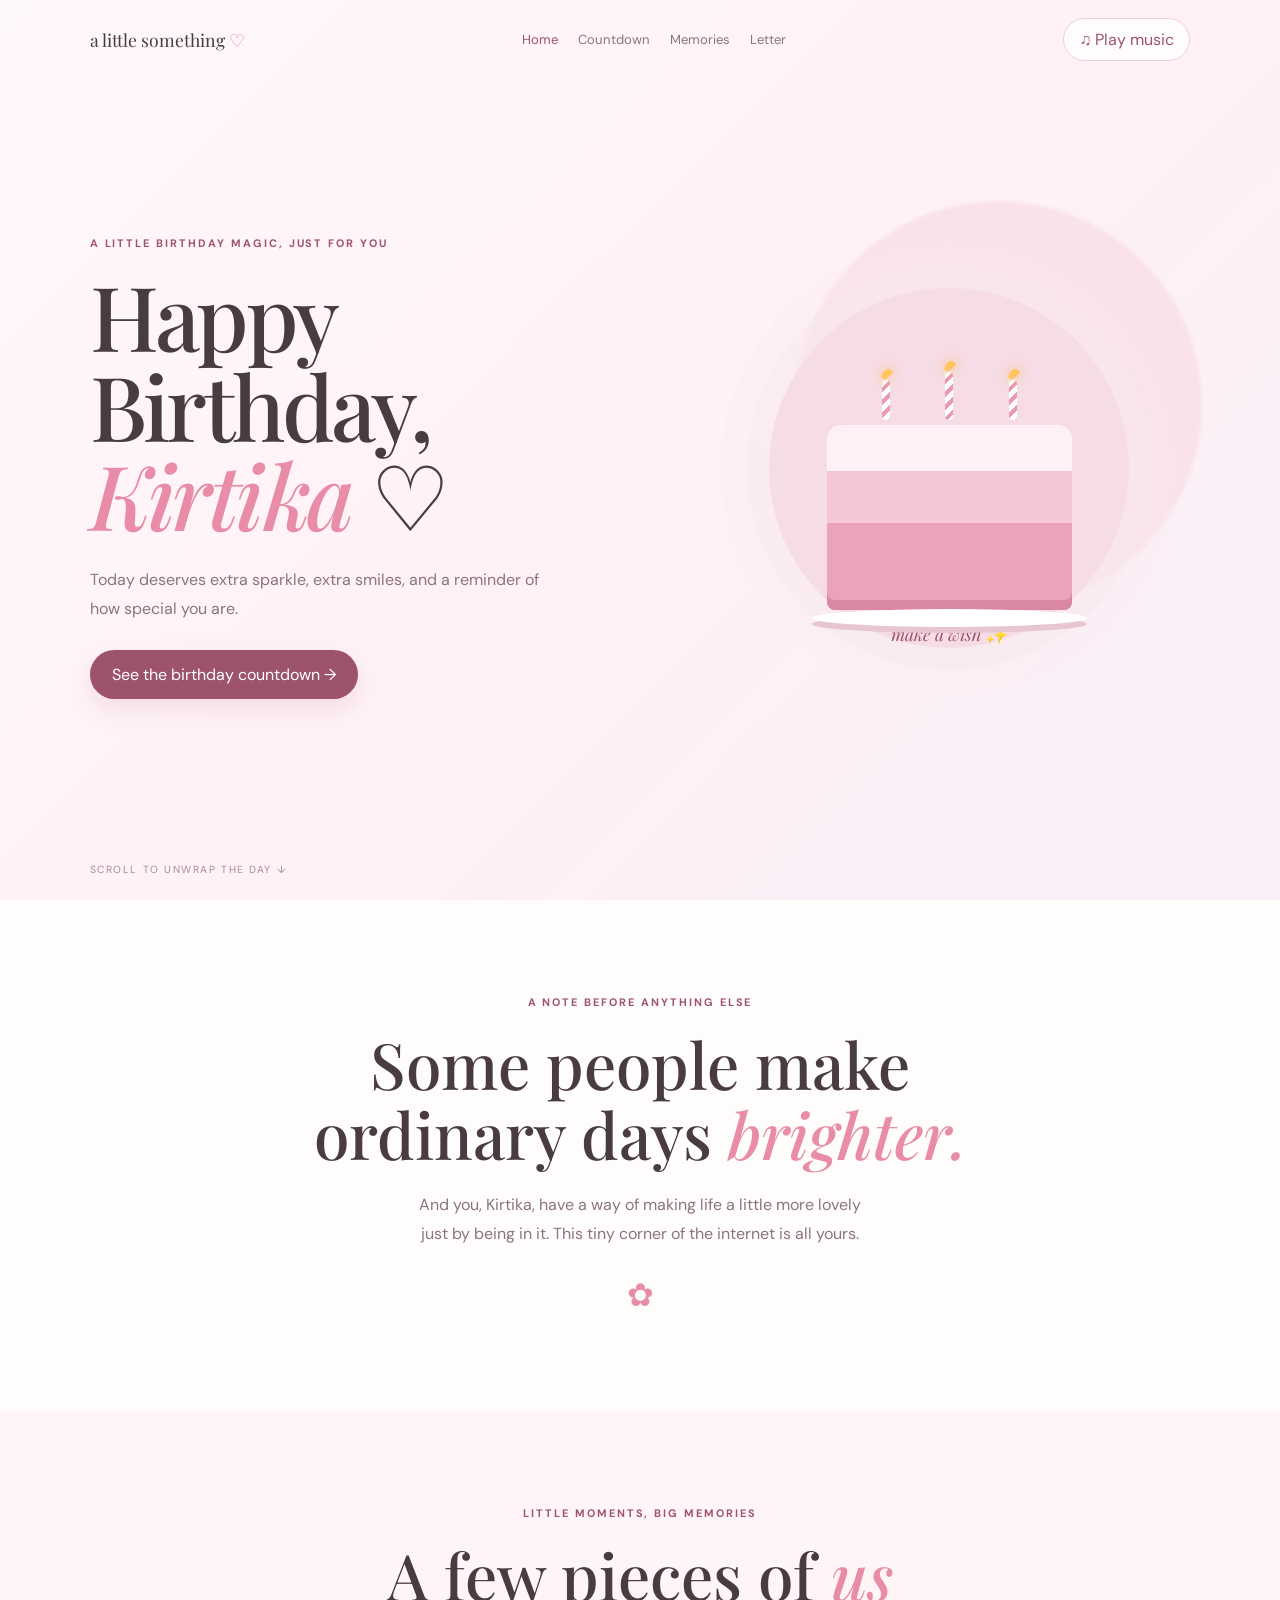
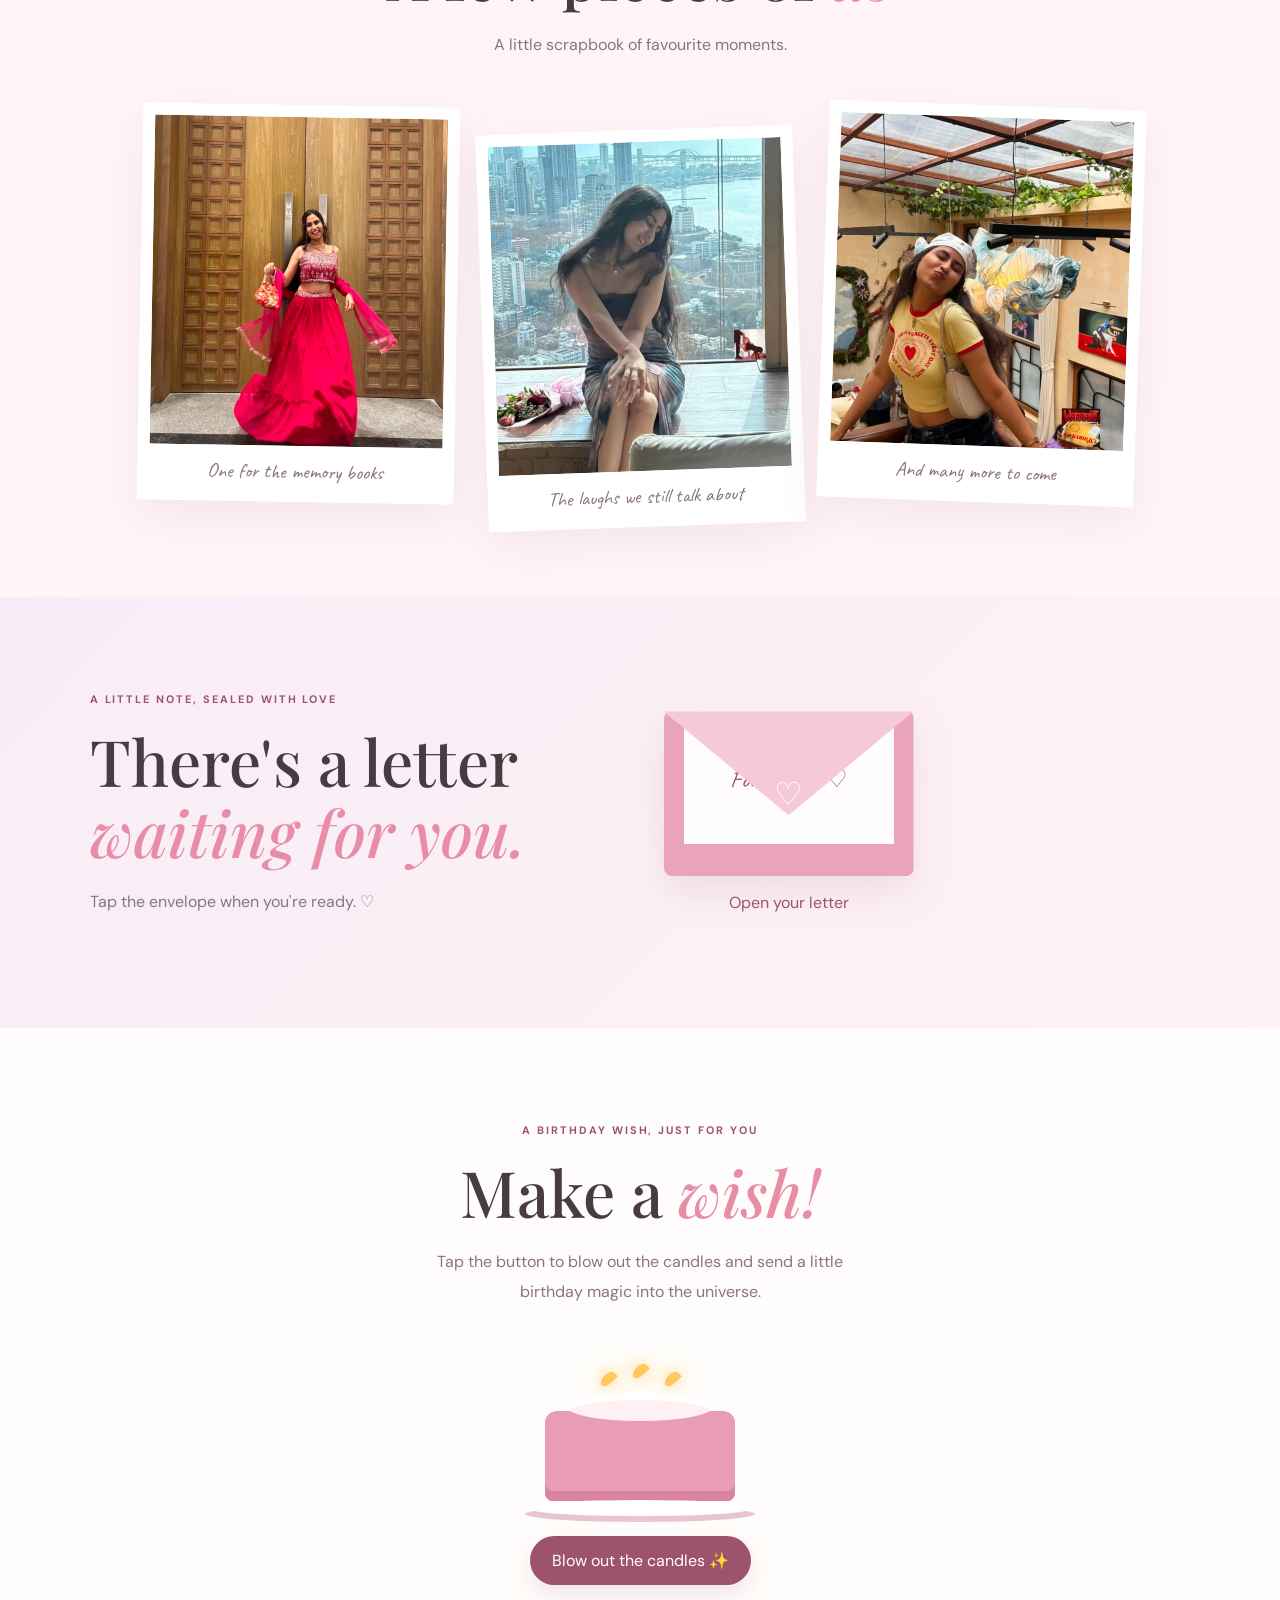
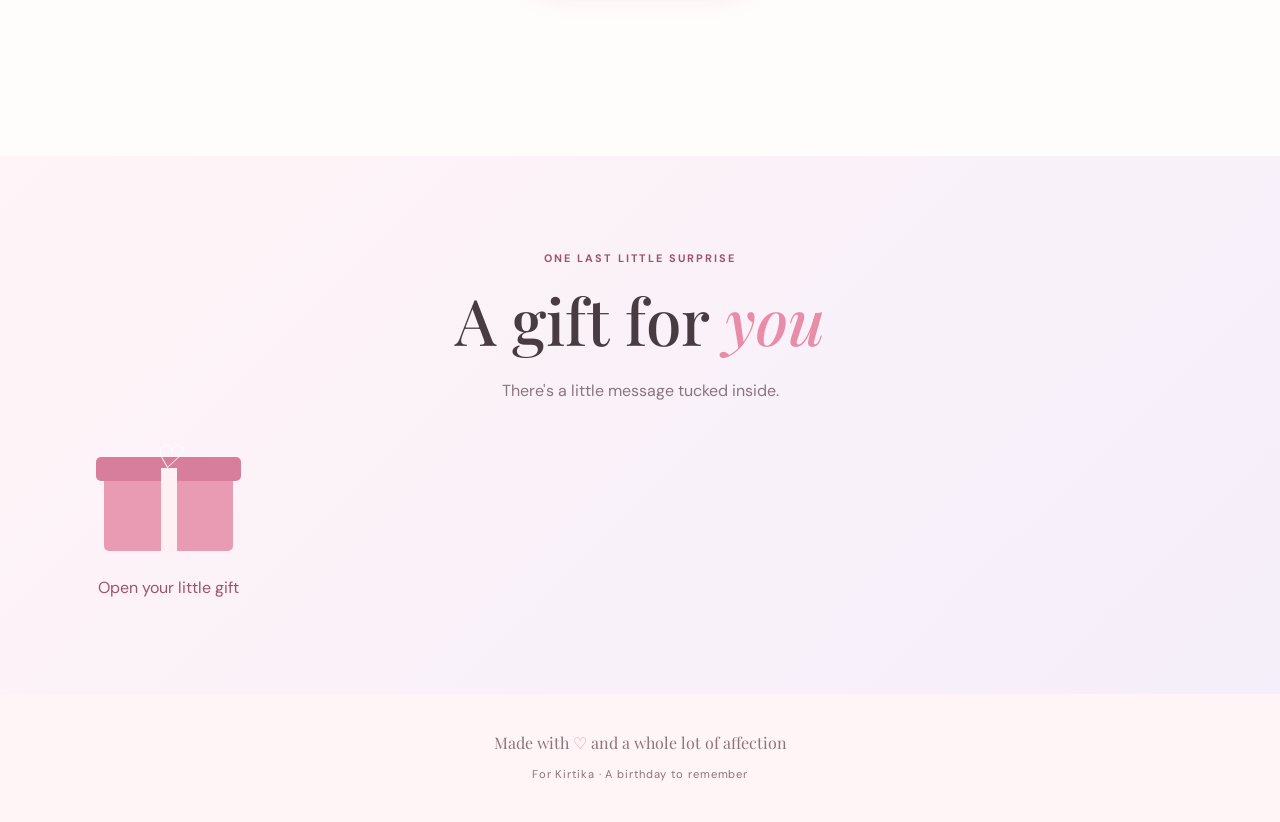
<file: index.html>
<!doctype html>
<html lang="en"><head>
<meta charset="utf-8"><meta name="viewport" content="width=device-width,initial-scale=1">
<meta name="theme-color" content="#fff1f5"><title>Happy Birthday, Kirtika! ♡</title>
<link rel="preconnect" href="https://fonts.googleapis.com"><link rel="preconnect" href="https://fonts.gstatic.com" crossorigin>
<link href="https://fonts.googleapis.com/css2?family=DM+Sans:wght@400;500;600;700&family=Playfair+Display:wght@500;600;700&family=Caveat:wght@500;600&display=swap" rel="stylesheet">
<link rel="stylesheet" href="style.css"></head>
<body><div class="floating-layer" id="floatingLayer" aria-hidden="true"></div>
<header class="topbar"><a class="brand" href="index.html">a little something <span>♡</span></a>
<nav><a class="active" href="index.html">Home</a><a href="countdown.html">Countdown</a><a href="#memories">Memories</a><a href="#letter">Letter</a></nav>
<button class="music-toggle" id="musicToggle">♫ <span id="musicLabel">Play music</span></button></header>
<main>
<section class="hero section"><div><p class="eyebrow">A little birthday magic, just for you</p><h1>Happy Birthday,<br><em>Kirtika</em> ♡</h1>
<p class="hero-text">Today deserves extra sparkle, extra smiles, and a reminder of how special you are.</p>
<a class="primary-button" href="countdown.html">See the birthday countdown →</a></div>
<div class="hero-art"><div class="halo"></div><div class="cake"><i></i><i></i><i></i><b></b></div><p>make a wish ✨</p></div><div class="scroll-note">SCROLL TO UNWRAP THE DAY ↓</div></section>
<section class="intro section"><p class="eyebrow">A note before anything else</p><h2>Some people make<br>ordinary days <em>brighter.</em></h2><p class="section-copy">And you, Kirtika, have a way of making life a little more lovely just by being in it. This tiny corner of the internet is all yours.</p><div class="flower">✿</div></section>
<section class="memories section" id="memories"><div class="section-heading"><p class="eyebrow">Little moments, big memories</p><h2>A few pieces of <em>us</em></h2><p class="section-copy">A little scrapbook of favourite moments.</p></div>
<div class="photo-grid">
<figure class="photo-card"><div class="photo-frame"><img src="assets/images/photo1.jpg" alt="Memory one" onerror="this.hidden=true;this.nextElementSibling.hidden=false"><div class="photo-placeholder" hidden>♡<br>Photo 1<br><small>Add photo1.jpg</small></div></div><figcaption>One for the memory books</figcaption></figure>
<figure class="photo-card"><div class="photo-frame"><img src="assets/images/photo2.jpg" alt="Memory two" onerror="this.hidden=true;this.nextElementSibling.hidden=false"><div class="photo-placeholder" hidden>✿<br>Photo 2<br><small>Add photo2.jpg</small></div></div><figcaption>The laughs we still talk about</figcaption></figure>
<figure class="photo-card"><div class="photo-frame"><img src="assets/images/photo3.jpg" alt="Memory three" onerror="this.hidden=true;this.nextElementSibling.hidden=false"><div class="photo-placeholder" hidden>✧<br>Photo 3<br><small>Add photo3.jpg</small></div></div><figcaption>And many more to come</figcaption></figure></div></section>
<section class="letter-section section" id="letter"><div class="letter-intro"><p class="eyebrow">A little note, sealed with love</p><h2>There's a letter<br><em>waiting for you.</em></h2><p class="section-copy">Tap the envelope when you're ready. ♡</p></div>
<div><button class="envelope-button" id="envelopeButton" aria-expanded="false"><span class="envelope"><span class="letter-peek">For Kirtika ♡</span><span class="flap"></span><span class="front"></span><span class="seal">♡</span></span><span id="envelopeHint">Open your letter</span></button></div>
<article class="letter-card" id="friendshipLetter" hidden><p class="eyebrow">A letter for you</p><h2>Dear Kirtika,</h2>
<p>Happy Birthday! I hope this new chapter brings you the kind of happiness that feels calm, genuine, and endless.</p>
<p>Thank you for the conversations, the laughter, the memories, and all those little moments that become special without us even realising it. I hope you always remember how loved, appreciated, and wonderfully one-of-a-kind you are.</p>
<p>May you keep growing into everything you dream of, find reasons to smile even on ordinary days, and never run out of courage to chase what makes your heart happy.</p>
<p>Here's to more memories, more silly laughs, more adventures, and many beautiful birthdays ahead.</p><p class="signoff">With lots of love,<br>Your friend ♡</p></article></section>
<section class="cake-wish-section section"><p class="eyebrow">A birthday wish, just for you</p><h2>Make a <em>wish!</em></h2><p class="section-copy">Tap the button to blow out the candles and send a little birthday magic into the universe.</p>
<div class="wish-cake" id="wishCake"><span class="flame"></span><span class="flame"></span><span class="flame"></span><div class="wish-icing"></div><div class="wish-base"></div><div class="wish-plate"></div></div>
<button class="primary-button" id="blowCandles">Blow out the candles ✨</button><p id="wishMessage" class="wish-message" aria-live="polite"></p></section>
<section class="gift-section section"><p class="eyebrow">One last little surprise</p><h2>A gift for <em>you</em></h2><p class="section-copy">There's a little message tucked inside.</p>
<button class="gift-button" id="giftButton" aria-expanded="false"><span class="gift-box"><i></i><b></b><em>♡</em></span><span id="giftHint">Open your little gift</span></button>
<div class="gift-message" id="giftMessage" hidden><h3>You make the world brighter, Kirtika.</h3><p>Never forget how special you are. Keep smiling, keep shining, and keep being beautifully you. Happy Birthday! 💗</p></div></section>
</main><footer>Made with <span>♡</span> and a whole lot of affection<br><small>For Kirtika · A birthday to remember</small></footer>
<audio id="birthdayMusic" src="assets/music/birthday-music.mp3" loop preload="none"></audio><script src="script.js"></script></body></html>
</file>
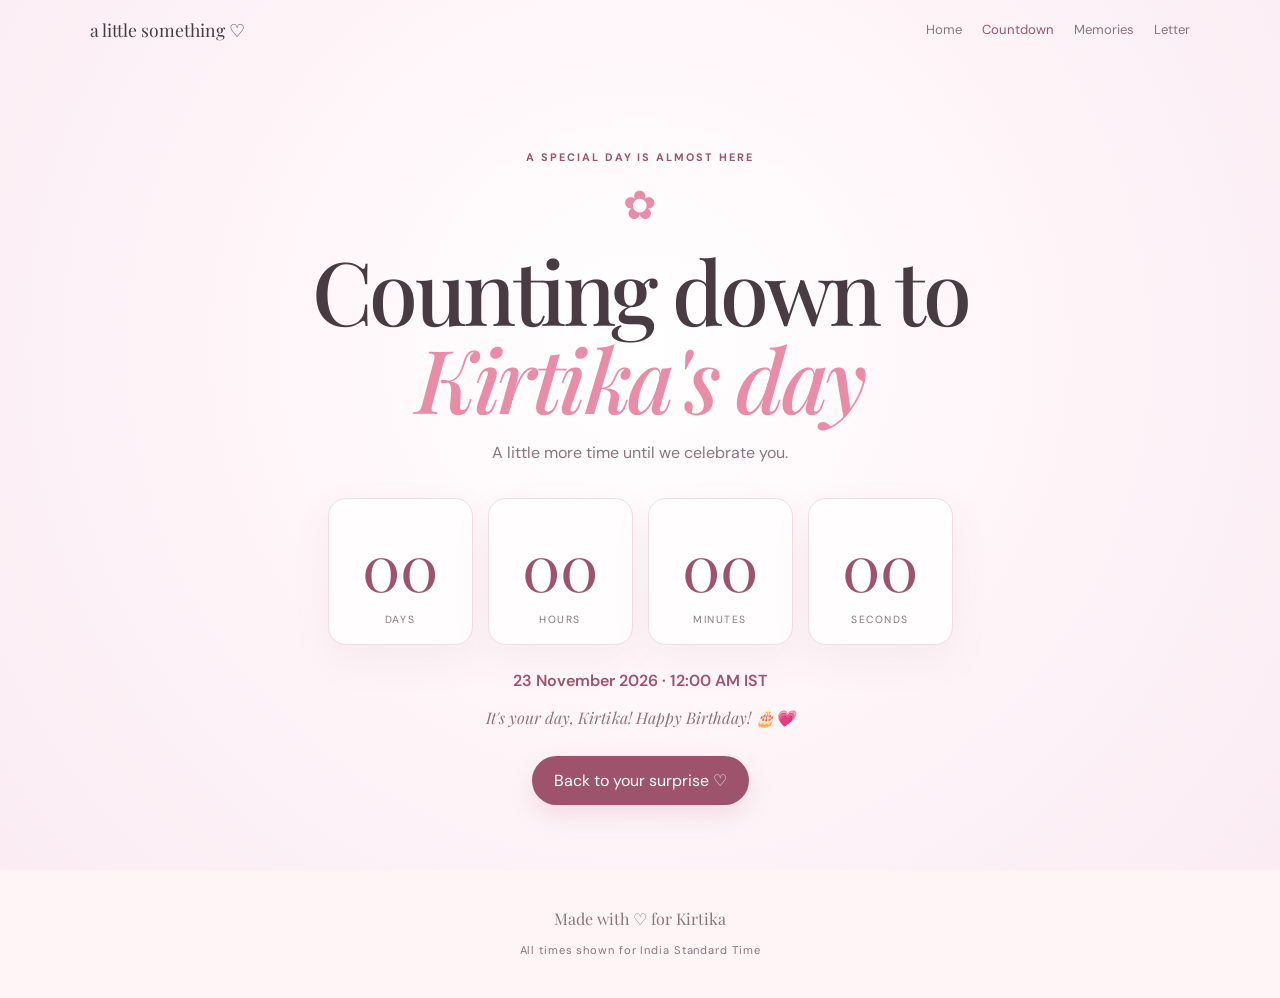
<file: countdown.html>
<!doctype html><html lang="en"><head><meta charset="utf-8"><meta name="viewport" content="width=device-width,initial-scale=1"><meta name="theme-color" content="#fff1f5"><title>Birthday Countdown for Kirtika ♡</title><link rel="preconnect" href="https://fonts.googleapis.com"><link href="https://fonts.googleapis.com/css2?family=DM+Sans:wght@400;500;600;700&family=Playfair+Display:wght@500;600;700&display=swap" rel="stylesheet"><link rel="stylesheet" href="style.css"></head>
<body class="countdown-page"><div class="floating-layer" id="floatingLayer"></div><header class="topbar"><a class="brand" href="index.html">a little something ♡</a><nav><a href="index.html">Home</a><a class="active" href="countdown.html">Countdown</a><a href="index.html#memories">Memories</a><a href="index.html#letter">Letter</a></nav></header>
<main class="countdown-main"><p class="eyebrow">A special day is almost here</p><div class="countdown-flower">✿</div><h1>Counting down to<br><em>Kirtika's day</em></h1><p class="countdown-subtitle">A little more time until we celebrate you.</p>
<div class="countdown-grid"><div class="time-card"><span id="days">00</span><small>Days</small></div><div class="time-card"><span id="hours">00</span><small>Hours</small></div><div class="time-card"><span id="minutes">00</span><small>Minutes</small></div><div class="time-card"><span id="seconds">00</span><small>Seconds</small></div></div>
<p class="countdown-date">23 November 2026 · 12:00 AM IST</p><p class="countdown-note" id="countdownNote">Every second brings us closer to your sparkle-filled day. ♡</p><a class="primary-button" href="index.html">Back to your surprise ♡</a></main><footer>Made with ♡ for Kirtika<br><small>All times shown for India Standard Time</small></footer><script src="countdown.js"></script></body></html>
</file>
<file: style.css>
@import url('https://fonts.googleapis.com/css2?family=DM+Sans:wght@400;500;600;700&family=Playfair+Display:wght@500;600;700&family=Caveat:wght@500;600&display=swap');
:root{--pink:#e88ca8;--deep:#9e536d;--pale:#fff7f8;--cream:#fffdfb;--ink:#493b42;--muted:#8b747e}
*{box-sizing:border-box}html{scroll-behavior:smooth}body{margin:0;background:var(--pale);color:var(--ink);font-family:'DM Sans',sans-serif;overflow-x:hidden}a{text-decoration:none;color:inherit}button{font:inherit;cursor:pointer}.section{padding:95px 7vw;position:relative}.topbar{position:absolute;z-index:5;top:0;width:100%;padding:18px 7vw;display:flex;align-items:center;justify-content:space-between;gap:16px;flex-wrap:wrap}.brand{font:1.1rem 'Playfair Display',serif}.brand span,footer span{color:var(--pink)}nav{display:flex;gap:20px;font-size:.82rem;color:var(--muted)}nav a:hover,nav .active{color:var(--deep)}.music-toggle{border:1px solid #efd0da;border-radius:30px;padding:10px 15px;background:#ffffffc9;color:var(--deep)}.eyebrow{font-size:.68rem;font-weight:700;letter-spacing:.18em;text-transform:uppercase;color:var(--deep);margin:0 0 20px}h1,h2,h3{font-family:'Playfair Display',serif;font-weight:500}h1{font-size:clamp(3.4rem,7vw,6.5rem);line-height:1;margin:0;letter-spacing:-.04em}h1 em,h2 em{color:var(--pink)}h2{font-size:clamp(2.5rem,5vw,4.2rem);line-height:1.1;margin:0 0 20px}.hero{min-height:100vh;display:grid;grid-template-columns:1.1fr .9fr;align-items:center;gap:30px;padding-top:130px;background:radial-gradient(circle at 78% 45%,#f9e2e9 0 18%,transparent 18.5%),linear-gradient(135deg,#fff8fa,#fff1f5 55%,#f8eff9)}.hero-text,.section-copy{color:var(--muted);line-height:1.85;max-width:470px}.hero-text{margin:26px 0}.primary-button{display:inline-block;border:0;border-radius:30px;padding:14px 22px;background:var(--deep);color:white;box-shadow:0 10px 24px #a65d7625;transition:.2s}.primary-button:hover{transform:translateY(-3px)}.hero-art{min-height:400px;display:grid;place-items:center;position:relative}.halo{position:absolute;width:min(36vw,360px);aspect-ratio:1;border-radius:50%;background:#f6dce6;box-shadow:0 0 0 22px #f8e9ee80,0 0 0 48px #f8e9ee50}.cake{position:relative;z-index:1;width:245px;height:185px;margin-top:100px;border-radius:14px 14px 8px 8px;background:linear-gradient(#fff0f4 0 25%,#f5c6d3 25% 53%,#eaa4b9 53%);box-shadow:inset 0 -10px #d987a3}.cake:before{content:'';position:absolute;bottom:-17px;left:-15px;width:275px;height:18px;background:white;border-radius:50%;box-shadow:0 6px #e8c6d1}.cake i{position:absolute;top:-45px;width:8px;height:40px;background:repeating-linear-gradient(135deg,#fff 0 5px,#e89bb2 5px 9px);border-radius:4px}.cake i:nth-child(1){left:55px}.cake i:nth-child(2){left:118px;height:48px;top:-53px}.cake i:nth-child(3){right:55px}.cake i:after{content:'';position:absolute;top:-12px;left:1px;width:7px;height:12px;background:#ffc45c;border-radius:80% 0 80% 80%;transform:rotate(45deg);box-shadow:0 0 12px #ffc45c}.hero-art p{position:absolute;bottom:5px;color:var(--deep);font:italic 1.1rem 'Playfair Display',serif}.scroll-note{position:absolute;bottom:24px;left:7vw;font-size:.65rem;letter-spacing:.15em;color:#a88b96}.intro{text-align:center;background:var(--cream)}.intro .section-copy{margin:auto}.flower{font-size:2rem;color:var(--pink);margin-top:25px}.memories{background:#fff5f7}.section-heading{text-align:center}.section-heading .section-copy{margin:0 auto 45px}.photo-grid{max-width:1000px;margin:auto;display:grid;grid-template-columns:repeat(3,1fr);gap:25px;align-items:center}.photo-card{margin:0;padding:12px 12px 18px;background:white;box-shadow:0 15px 45px #87556818;transform:rotate(1deg)}.photo-card:nth-child(2){transform:translateY(25px) rotate(-2deg)}.photo-card:nth-child(3){transform:rotate(2deg)}.photo-frame{aspect-ratio:4/4.5;overflow:hidden;background:#f8e4eb}.photo-frame img{width:100%;height:100%;object-fit:cover}.photo-placeholder{height:100%;display:grid;place-content:center;text-align:center;color:var(--deep);font:1.4rem 'Playfair Display',serif;background:linear-gradient(145deg,#fce8ee,#f0e8f7)}.photo-placeholder small{font: .75rem 'DM Sans',sans-serif;color:var(--muted)}figcaption{text-align:center;padding-top:13px;font:1.25rem 'Caveat',cursive;color:var(--muted)}
.letter-section{background:linear-gradient(135deg,#f8edf7,#fff2f5);display:grid;grid-template-columns:1fr 1fr;align-items:center;gap:35px}.envelope-button,.gift-button{border:0;background:none;color:var(--deep);display:flex;flex-direction:column;align-items:center;gap:16px}.envelope{width:250px;height:165px;position:relative;display:block;filter:drop-shadow(0 15px 18px #87556820)}.envelope .front{position:absolute;inset:0;background:#e9a4b9;clip-path:polygon(0 0,50% 58%,100% 0,100% 100%,0 100%);border-radius:8px}.envelope .flap{position:absolute;inset:0;background:#f5c9d6;clip-path:polygon(0 0,100% 0,50% 63%);transform-origin:top;transition:transform .6s;z-index:3}.letter-peek{position:absolute;top:3px;left:20px;right:20px;height:130px;background:#fffdfb;display:grid;place-items:center;font:1.5rem 'Caveat',cursive;z-index:1}.seal{position:absolute;z-index:4;top:62px;left:calc(50% - 15px);font-size:2rem;color:white}.envelope-button.open .flap{transform:rotateX(180deg);z-index:0}.envelope-button.open .letter-peek{transform:translateY(-50px)}.letter-card{grid-column:1/-1;max-width:740px;margin:15px auto 0;padding:clamp(28px,5vw,55px);background:#fffdfb;border:1px solid #f4dce4;box-shadow:0 20px 60px #87556818}.letter-card h2{color:var(--deep);font-size:2.5rem}.letter-card p:not(.eyebrow){line-height:1.9;color:#78646d}.signoff{font:1.5rem 'Caveat',cursive!important;color:var(--deep)!important}
.cake-wish-section,.gift-section{text-align:center;background:var(--cream)}.cake-wish-section .section-copy,.gift-section .section-copy{margin:0 auto 20px}.wish-cake{height:185px;width:230px;position:relative;margin:25px auto 20px}.wish-base{position:absolute;bottom:15px;left:20px;width:190px;height:90px;background:#e99db5;border-radius:12px 12px 8px 8px;box-shadow:inset 0 -10px #d985a0}.wish-icing{position:absolute;z-index:1;bottom:95px;left:42px;width:146px;height:28px;border-radius:50%;background:#fff0f4;box-shadow:inset 0 7px white}.wish-plate{position:absolute;bottom:0;left:0;width:230px;height:16px;border-radius:50%;background:#fff;box-shadow:0 6px #e8c6d1}.flame{position:absolute;z-index:2;bottom:128px;width:10px;height:18px;background:#ffc75e;border-radius:80% 0 80% 80%;transform:rotate(45deg);box-shadow:0 0 18px #ffc75e;transition:.3s}.flame:nth-child(1){left:78px}.flame:nth-child(2){left:110px;bottom:136px}.flame:nth-child(3){left:142px}.wish-cake.blown .flame{opacity:0;transform:translateY(-18px) scale(.2)}.wish-message{min-height:28px;color:var(--deep);font:1.5rem 'Caveat',cursive}.gift-section{background:linear-gradient(135deg,#fff4f7,#f5effb)}.gift-box{width:145px;height:115px;display:block;position:relative;margin:10px auto}.gift-box:before{content:'';position:absolute;bottom:0;left:8px;width:129px;height:83px;background:#e99bb4;border-radius:5px}.gift-box i{position:absolute;z-index:2;left:0;top:21px;width:145px;height:24px;background:#d77e9d;border-radius:5px;transform-origin:left;transition:.5s}.gift-box b{position:absolute;z-index:3;left:65px;bottom:0;width:16px;height:83px;background:#fff0f4}.gift-box em{position:absolute;z-index:4;top:0;left:57px;color:white;font-size:2rem}.gift-button.open .gift-box i{transform:translate(-15px,-25px) rotate(-20deg)}.gift-message{max-width:540px;margin:25px auto;padding:28px;background:#fffdfb;border:1px solid #f2d5df;border-radius:18px}.gift-message h3{font-size:1.8rem;color:var(--deep)}.gift-message p{line-height:1.8;color:var(--muted)}
footer{text-align:center;padding:35px;background:#fff5f7;color:var(--muted);font-family:'Playfair Display',serif;line-height:1.8}footer small{font: .7rem 'DM Sans',sans-serif;letter-spacing:.08em}.floating-layer{position:fixed;inset:0;pointer-events:none;overflow:hidden;z-index:20}.float-piece{position:absolute;bottom:-35px;color:#e99bb4;opacity:0;animation:rise linear forwards;text-shadow:0 3px 12px #e99bb455}.float-piece.sparkle{color:#d7b36a}
.countdown-page{min-height:100vh;background:radial-gradient(circle at 50% 35%,#fff 0,#fff7fa 35%,#f9eaf1 100%)}.countdown-main{min-height:calc(100vh - 110px);padding:150px 7vw 65px;display:flex;flex-direction:column;align-items:center;justify-content:center;text-align:center}.countdown-flower{font-size:2.5rem;color:var(--pink);margin:-5px 0 15px}.countdown-main h1{font-size:clamp(3rem,7vw,5.5rem)}.countdown-subtitle{color:var(--muted);margin:20px 0 35px}.countdown-grid{display:grid;grid-template-columns:repeat(4,minmax(105px,145px));gap:15px}.time-card{padding:24px 12px 18px;background:#fffdfd;border:1px solid #f2dce4;border-radius:18px;box-shadow:0 15px 40px #87556812}.time-card span{display:block;font:clamp(2.5rem,6vw,4rem) 'Playfair Display',serif;color:var(--deep);font-variant-numeric:tabular-nums}.time-card small{display:block;margin-top:5px;text-transform:uppercase;letter-spacing:.15em;font-size:.65rem;color:var(--muted)}.countdown-date{margin:25px 0 8px;color:var(--deep);font-weight:600}.countdown-note{color:var(--muted);font:italic 1rem 'Playfair Display',serif;margin:8px 0 28px}
@keyframes rise{0%{transform:translateY(0) rotate(0);opacity:0}10%{opacity:.8}90%{opacity:.7}100%{transform:translateY(-110vh) rotate(300deg);opacity:0}}@media(max-width:800px){.topbar{justify-content:center}.brand{margin-right:auto}nav{order:3;width:100%;justify-content:center;padding-bottom:5px}.hero{padding-top:155px}.countdown-grid{grid-template-columns:repeat(2,minmax(115px,145px))}}@media(max-width:700px){.section{padding:75px 7vw}.hero{grid-template-columns:1fr;text-align:center;padding-top:155px}.hero-art{min-height:330px}.hero-text,.section-copy{margin-left:auto;margin-right:auto}.scroll-note{left:0;width:100%;text-align:center}.photo-grid{grid-template-columns:1fr 1fr;gap:16px}.photo-card:nth-child(2){transform:translateY(15px) rotate(-2deg)}.photo-card:nth-child(3){grid-column:1/-1;width:65%;justify-self:center}.letter-section{grid-template-columns:1fr;text-align:center}.letter-card{grid-column:auto}.countdown-main{padding-top:165px}}@media(max-width:450px){nav{gap:12px;font-size:.72rem}.photo-grid{grid-template-columns:1fr;max-width:290px}.photo-card:nth-child(2),.photo-card:nth-child(3){grid-column:auto;width:100%;transform:none}.countdown-grid{gap:9px}.time-card{padding:18px 7px}}
</file>
